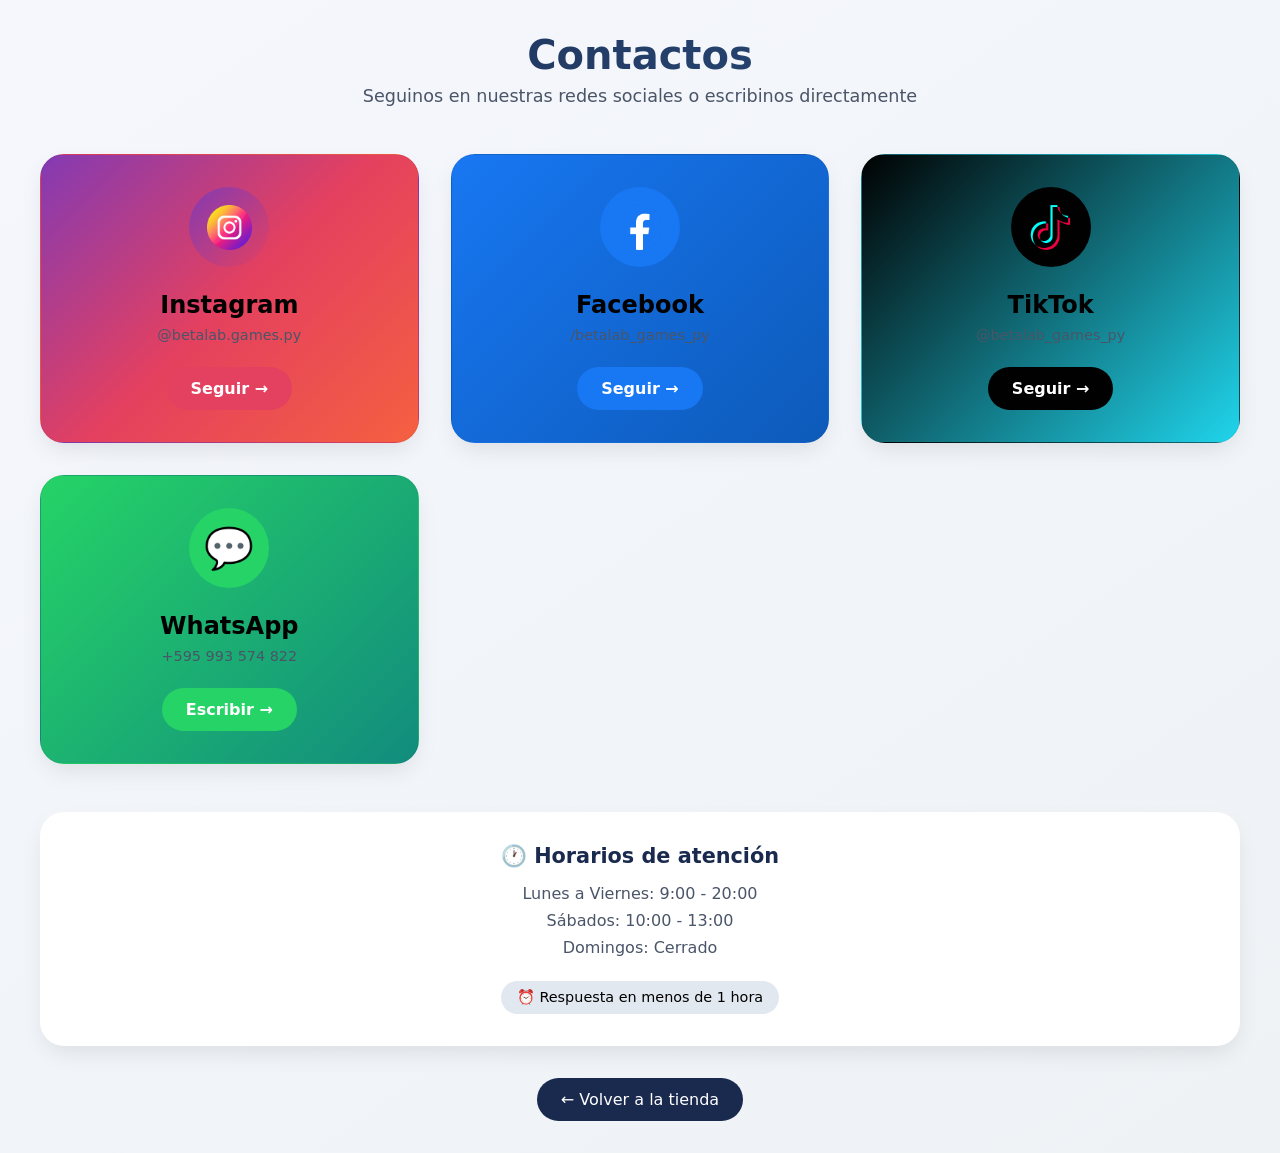
<file: contacto.html>
<!DOCTYPE html>
<html lang="es">
<head>
    <meta charset="UTF-8">
    <meta name="viewport" content="width=device-width, initial-scale=1.0, user-scalable=yes">
    <title>Contactos - Tienda</title>
    <style>
        * {
            margin: 0;
            padding: 0;
            box-sizing: border-box;
            font-family: system-ui, 'Segoe UI', 'Helvetica Neue', sans-serif;
        }

        body {
            background: linear-gradient(145deg, #f5f7fc 0%, #eef2f5 100%);
            min-height: 100vh;
            padding: 2rem 1.5rem;
        }

        /* Contenedor principal */
        .contactos-container {
            max-width: 1200px;
            margin: 0 auto;
        }

        /* Header */
        .contactos-header {
            text-align: center;
            margin-bottom: 3rem;
        }

        .contactos-header h1 {
            font-size: 2.5rem;
            background: linear-gradient(135deg, #1a2a4f, #2c5282);
            background-clip: text;
            -webkit-background-clip: text;
            color: transparent;
            margin-bottom: 0.5rem;
        }

        .contactos-header p {
            color: #4a5568;
            font-size: 1.1rem;
        }

        /* Grid de contactos */
        .contactos-grid {
            display: grid;
            grid-template-columns: repeat(auto-fit, minmax(280px, 1fr));
            gap: 2rem;
            margin-bottom: 3rem;
        }

        /* Tarjeta de contacto */
        .contacto-card {
            background: white;
            border-radius: 1.5rem;
            padding: 2rem;
            text-align: center;
            transition: all 0.3s ease;
            cursor: pointer;
            box-shadow: 0 10px 25px -5px rgba(0,0,0,0.1);
            border: 1px solid rgba(0,0,0,0.05);
        }

        .contacto-card:hover {
            transform: translateY(-8px);
            box-shadow: 0 20px 35px -10px rgba(0,0,0,0.2);
        }

        /* Iconos */
        .contacto-icono {
            width: 80px;
            height: 80px;
            margin: 0 auto 1.5rem;
            display: flex;
            align-items: center;
            justify-content: center;
            border-radius: 50%;
            font-size: 2.5rem;
        }

        .contacto-nombre {
            font-size: 1.5rem;
            font-weight: 700;
            margin-bottom: 0.5rem;
        }

        .contacto-usuario {
            color: #4a5568;
            margin-bottom: 1rem;
            font-size: 0.9rem;
        }

        .contacto-boton {
            display: inline-block;
            padding: 0.75rem 1.5rem;
            border-radius: 50px;
            text-decoration: none;
            font-weight: 600;
            transition: all 0.3s ease;
            margin-top: 0.5rem;
        }

        /* Colores específicos */
        .instagram {
            background: linear-gradient(135deg, #833AB4, #E4405F, #F56040);
        }
        .instagram .contacto-icono {
            background: linear-gradient(135deg, #833AB4, #E4405F);
            color: white;
        }
        .instagram .contacto-boton {
            background: #E4405F;
            color: white;
        }
        .instagram .contacto-boton:hover {
            background: #c1354a;
            transform: scale(1.05);
        }

        .facebook {
            background: linear-gradient(135deg, #1877F2, #0d5ab9);
        }
        .facebook .contacto-icono {
            background: #1877F2;
            color: white;
        }
        .facebook .contacto-boton {
            background: #1877F2;
            color: white;
        }
        .facebook .contacto-boton:hover {
            background: #0d5ab9;
            transform: scale(1.05);
        }

        .tiktok {
            background: linear-gradient(135deg, #010101, #20D5EC);
        }
        .tiktok .contacto-icono {
            background: #010101;
            color: #20D5EC;
        }
        .tiktok .contacto-boton {
            background: #010101;
            color: white;
        }
        .tiktok .contacto-boton:hover {
            background: #20D5EC;
            color: #010101;
            transform: scale(1.05);
        }

        .whatsapp {
            background: linear-gradient(135deg, #25D366, #128C7E);
        }
        .whatsapp .contacto-icono {
            background: #25D366;
            color: white;
        }
        .whatsapp .contacto-boton {
            background: #25D366;
            color: white;
        }
        .whatsapp .contacto-boton:hover {
            background: #128C7E;
            transform: scale(1.05);
        }

        /* Mapa o info extra */
        .info-extra {
            background: white;
            border-radius: 1.5rem;
            padding: 2rem;
            text-align: center;
            box-shadow: 0 10px 25px -5px rgba(0,0,0,0.1);
        }

        .info-extra h3 {
            color: #1a2a4f;
            margin-bottom: 1rem;
            font-size: 1.3rem;
        }

        .info-extra p {
            color: #4a5568;
            margin-bottom: 0.5rem;
        }

        .horario {
            display: inline-flex;
            align-items: center;
            gap: 0.5rem;
            background: #e2e8f0;
            padding: 0.5rem 1rem;
            border-radius: 50px;
            margin-top: 1rem;
            font-size: 0.9rem;
        }

        /* Botón volver */
        .btn-volver {
            display: inline-flex;
            align-items: center;
            gap: 0.5rem;
            background: #1a2a4f;
            color: white;
            text-decoration: none;
            padding: 0.75rem 1.5rem;
            border-radius: 50px;
            margin-top: 2rem;
            transition: all 0.3s ease;
            font-weight: 500;
        }

        .btn-volver:hover {
            background: #2c5282;
            transform: translateX(-5px);
        }

        /* Responsive */
        @media (max-width: 768px) {
            body {
                padding: 1rem;
            }
            
            .contactos-header h1 {
                font-size: 2rem;
            }
            
            .contactos-header p {
                font-size: 1rem;
            }
            
            .contacto-card {
                padding: 1.5rem;
            }
            
            .contacto-icono {
                width: 60px;
                height: 60px;
                font-size: 2rem;
            }
            
            .contacto-nombre {
                font-size: 1.3rem;
            }
        }

        @media (max-width: 480px) {
            .contactos-grid {
                gap: 1rem;
            }
            
            .contacto-card {
                padding: 1.2rem;
            }
            
            .contacto-icono {
                width: 50px;
                height: 50px;
                font-size: 1.5rem;
            }
        }
    </style>
</head>
<body>

    <div class="contactos-container">
        <!-- Header -->
        <div class="contactos-header">
            <h1>Contactos</h1>
            <p>Seguinos en nuestras redes sociales o escribinos directamente</p>
        </div>

        <!-- Grid de redes sociales -->
        <div class="contactos-grid">
            <!-- Instagram -->
            <div class="contacto-card instagram" onclick="window.open('https://instagram.com/tuusuario', '_blank')">
                <div class="contacto-icono"><img src="img/instagram.png" style="width: 45px;" alt=""></div>
                <div class="contacto-nombre">Instagram</div>
                <div class="contacto-usuario">@betalab.games.py</div>
                <a href="https://instagram.com/betalab.games.py" class="contacto-boton" target="_blank">Seguir →</a>
            </div>

            <!-- Facebook -->
            <div class="contacto-card facebook" onclick="window.open('https://facebook.com/tuusuario', '_blank')">
                <div class="contacto-icono"><img src="img/facebook.png" style="width: 45px;" alt=""></div>
                <div class="contacto-nombre">Facebook</div>
                <div class="contacto-usuario">/betalab_games_py</div>
                <a href="https://facebook.com/betalab_games_py" class="contacto-boton" target="_blank">Seguir →</a>
            </div>

            <!-- TikTok -->
            <div class="contacto-card tiktok" onclick="window.open('https://tiktok.com/@tuusuario', '_blank')">
                <div class="contacto-icono"><img src="img/tik-tok.png" style="width: 45px;" alt=""></div>
                <div class="contacto-nombre">TikTok</div>
                <div class="contacto-usuario">@betalab_games_py</div>
                <a href="https://tiktok.com/@betalab_games_py" class="contacto-boton" target="_blank">Seguir →</a>
            </div>

            <!-- WhatsApp -->
            <div class="contacto-card whatsapp" onclick="window.open('https://wa.me/595993574822', '_blank')">
                <div class="contacto-icono">💬</div>
                <div class="contacto-nombre">WhatsApp</div>
                <div class="contacto-usuario">+595 993 574 822</div>
                <a href="https://wa.me/595993574822" class="contacto-boton" target="_blank">Escribir →</a>
            </div>
        </div>

        <!-- Info extra -->
        <div class="info-extra">
            <h3>🕐 Horarios de atención</h3>
            <p>Lunes a Viernes: 9:00 - 20:00</p>
            <p>Sábados: 10:00 - 13:00</p>
            <p>Domingos: Cerrado</p>
            <div class="horario">
                ⏰ Respuesta en menos de 1 hora
            </div>
        </div>

        <!-- Botón volver -->
        <div style="text-align: center;">
            <a href="index.html" class="btn-volver">← Volver a la tienda</a>
        </div>
    </div>

    <script>
        // Cambiar los usuarios por los tuyos reales
        // Instagram: cambia "tuusuario" por tu usuario real
        // Facebook: cambia "tuusuario" por tu usuario real
        // TikTok: cambia "tuusuario" por tu usuario real
        // WhatsApp: cambia "595993574822" por tu número real
        
        // Si quieres actualizar los enlaces, edita las líneas de window.open y href
        console.log('📱 Página de contactos lista');
    </script>
</body>
</html>
</file>
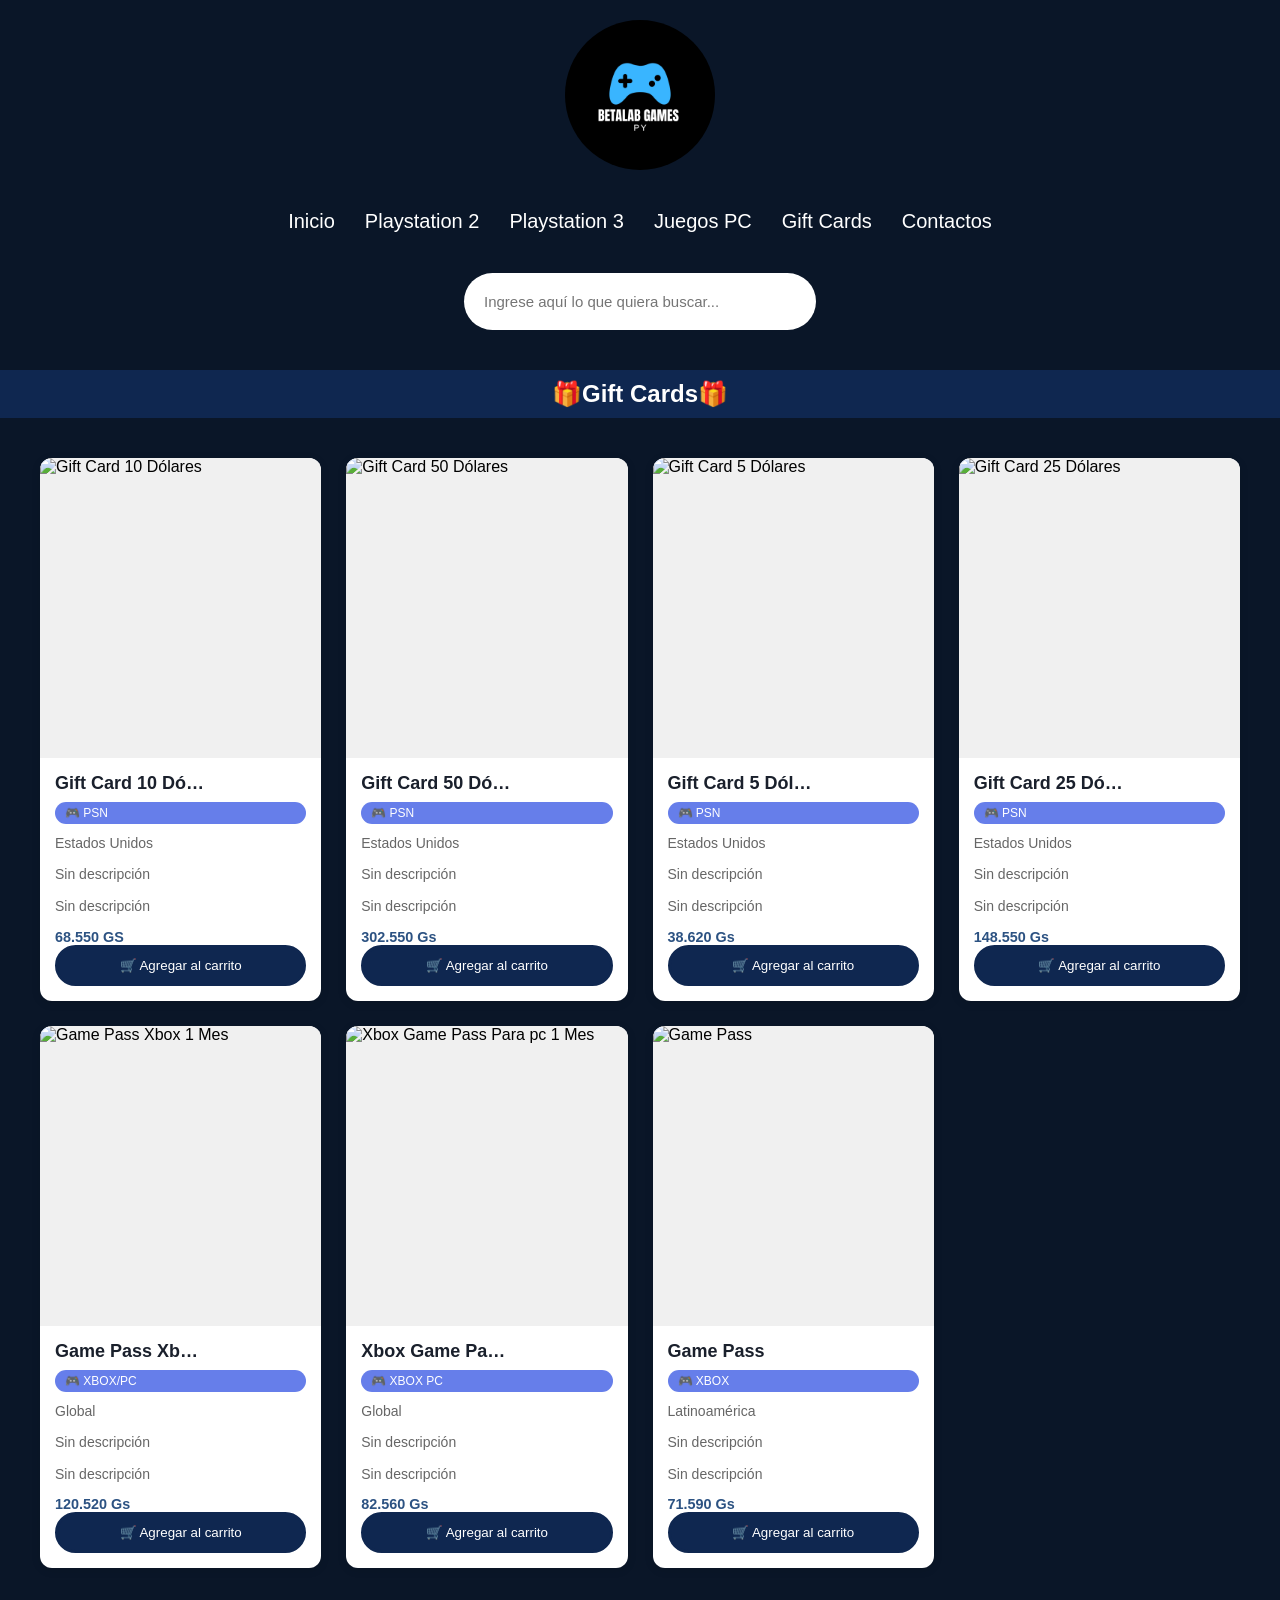
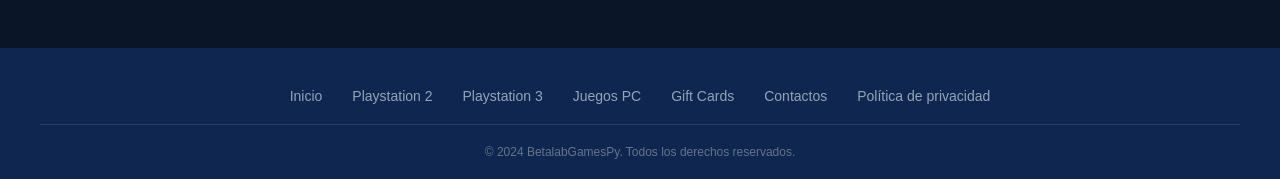
<file: gift.html>
<!DOCTYPE html>
<html lang="es">
<head>
    <meta charset="UTF-8">
    <meta name="viewport" content="width=device-width, initial-scale=1.0">
    <title>Gift Cards</title>
    <link rel="stylesheet" href="css/index.css">
</head>
<body>
    <header>
        <img class="logo" src="img/logobetagames.jpeg" alt="">
    </header>

    <nav>
    <div class="hamburguesa">
        <span></span>
        <span></span>
        <span></span>
    </div>
    <div class="nav-menu">
        <a onclick="inicio()">Inicio</a>
        <a onclick="ps2()">Playstation 2</a>
        <a onclick="ps3()">Playstation 3</a>
        <a onclick="pc()">Juegos PC</a>
        <a onclick="giftcard()">Gift Cards</a>
        <a onclick="contacto()">Contactos</a>
    </div>
</nav>
    <div class="caja-buscador">
         <input id="buscador"  type="text" placeholder="Ingrese aquí lo que quiera buscar...">
    </div>
   
    <main>

        <section class="seccion-videojuegos">
            
            <!--GIFT CARD-->
            <h1 class="titulo">🎁Gift Cards🎁</h1>
            <div class="productos-container">
                <div id="productosGridgiftPAG" class="productos-grid"></div>
            </div>
            
        </section>



    </main>
    <!--FOOTER-->
    <footer>
    <div class="footer-contenido">
        <div class="footer-links">
            <a onclick="inicio()">Inicio</a>
        <a onclick="ps2()">Playstation 2</a>
        <a onclick="ps3()">Playstation 3</a>
        <a onclick="pc()">Juegos PC</a>
        <a onclick="giftcard()">Gift Cards</a>
        <a onclick="contacto()">Contactos</a>
        <a onclick="politica()">Política de privacidad</a>
        </div>
        <div class="footer-copy">
            © 2024 BetalabGamesPy. Todos los derechos reservados.
        </div>
    </div>
</footer>





    <!--Script-->
    <script src="js/giftpag.js"></script>
    <script src="js/direccion.js"></script>
    <script src="js/btnhambur.js"></script>
    <script src="js/buscador.js"></script>
</body>
</html>
</file>
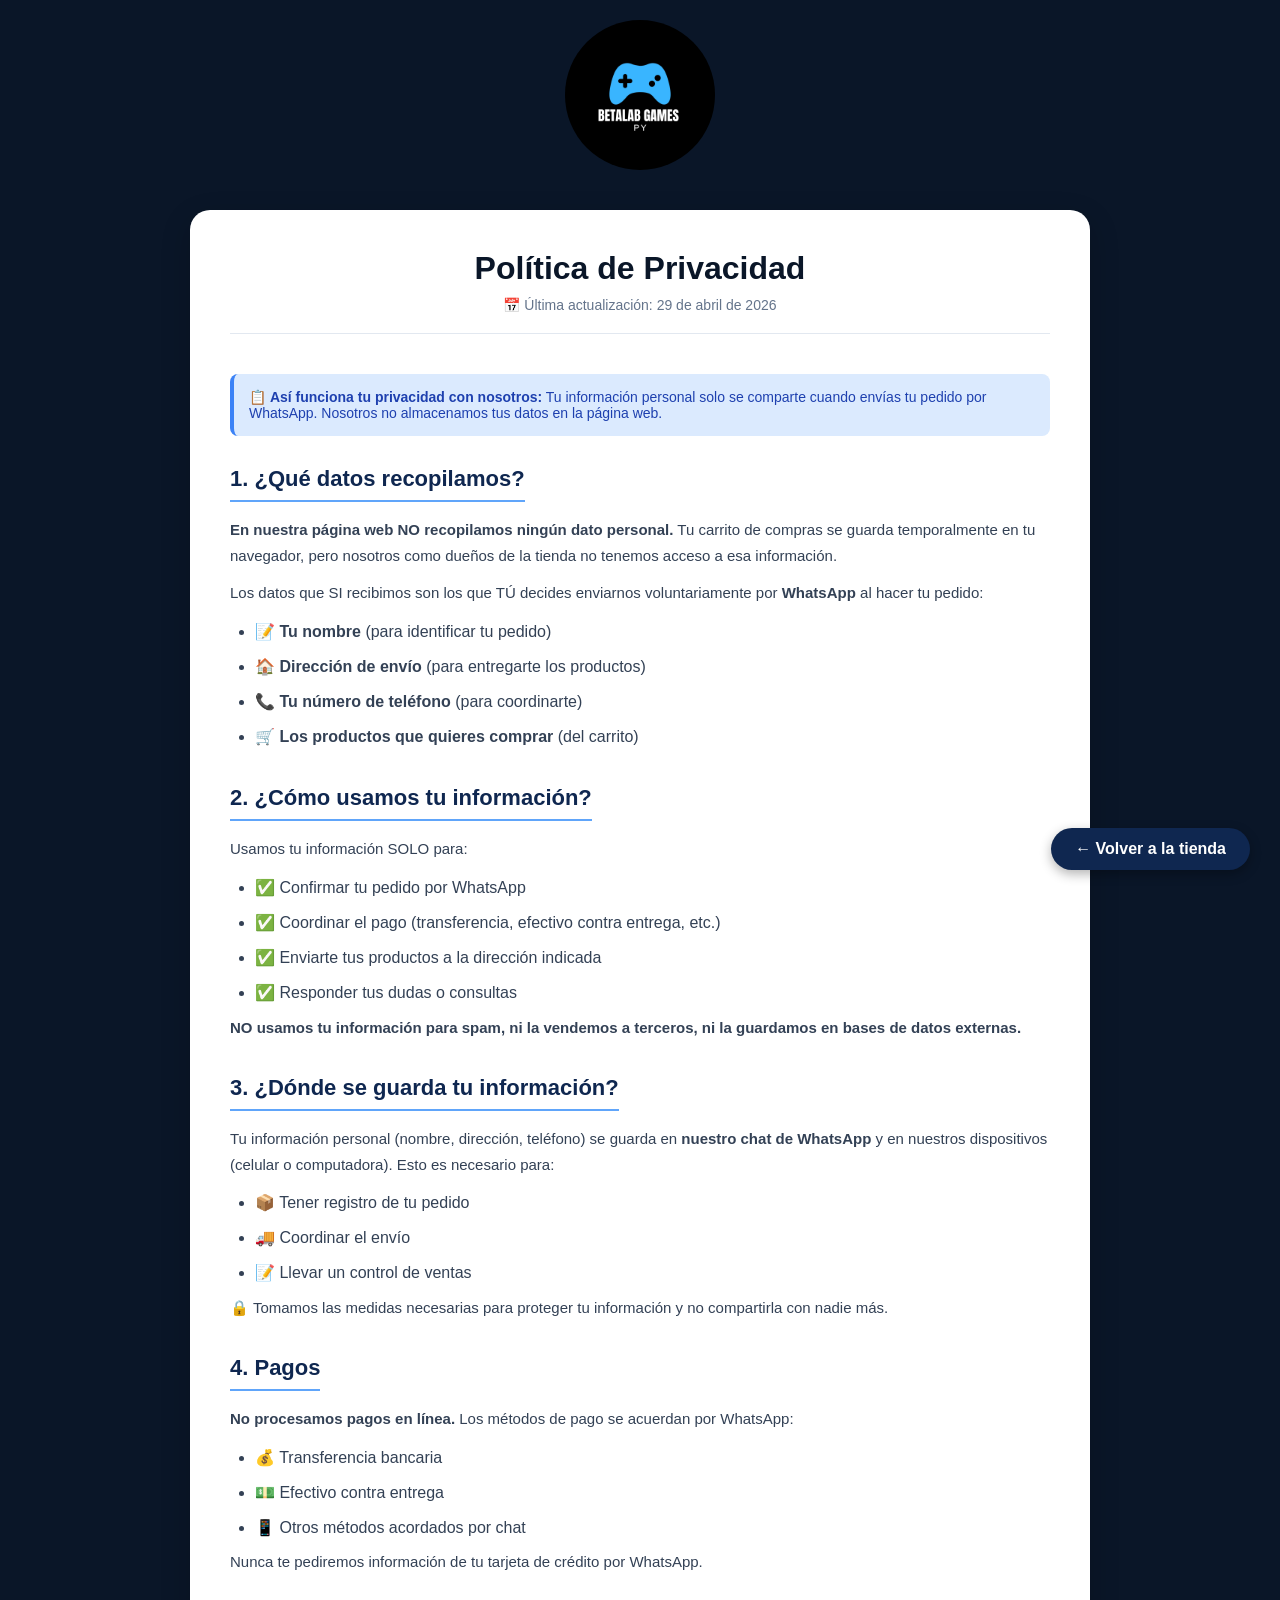
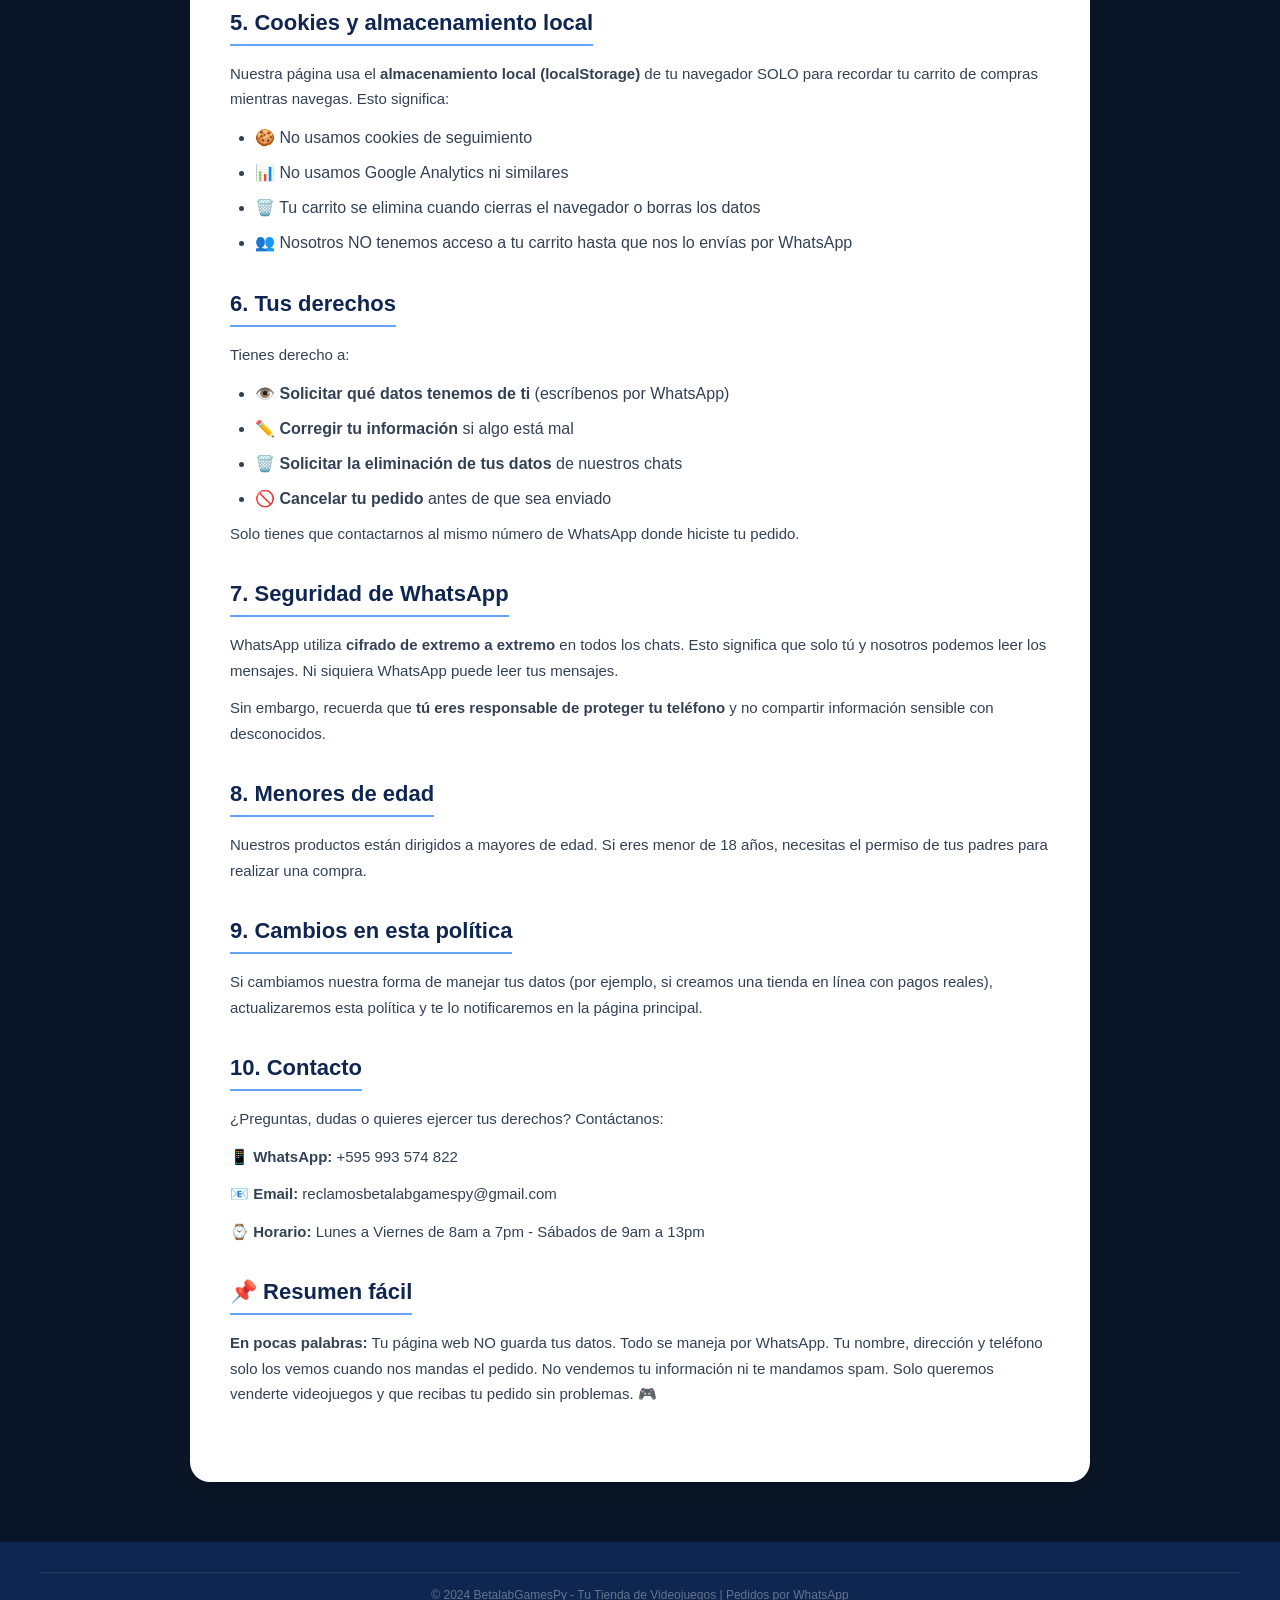
<file: politicadeprivacidad.html>
<!DOCTYPE html>
<html lang="es">
<head>
    <meta charset="UTF-8">
    <meta name="viewport" content="width=device-width, initial-scale=1.0, user-scalable=yes">
    <title>Política de Privacidad</title>
    <style>
        * {
            margin: 0;
            padding: 0;
            box-sizing: border-box;
        }

        body {
            width: 100%;
            min-height: 100vh;
            background-color: #0A1628;
            font-family: 'Segoe UI', Tahoma, Geneva, Verdana, sans-serif;
        }

        header {
            padding: 20px;
            display: flex;
            justify-content: center;
            align-items: center;
        }

        .logo {
            width: 150px;
            border-radius: 100px;
        }

        .btn-volver {
            position: fixed;
            bottom: 30px;
            right: 30px;
            background-color: #0f2750;
            color: white;
            border: none;
            padding: 12px 24px;
            border-radius: 50px;
            cursor: pointer;
            font-size: 16px;
            font-weight: bold;
            display: flex;
            align-items: center;
            gap: 8px;
            transition: all 0.3s;
            box-shadow: 0 4px 12px rgba(0,0,0,0.3);
            z-index: 1000;
            text-decoration: none;
        }

        .btn-volver:hover {
            background-color: #60A5FA;
            transform: scale(1.05);
        }

        .politica-container {
            max-width: 900px;
            margin: 20px auto 60px;
            padding: 40px;
            background-color: white;
            border-radius: 20px;
            box-shadow: 0 10px 30px rgba(0,0,0,0.2);
        }

        .politica-container h1 {
            color: #0A1628;
            font-size: 32px;
            margin-bottom: 10px;
            text-align: center;
        }

        .fecha {
            color: #64748B;
            text-align: center;
            margin-bottom: 40px;
            font-size: 14px;
            padding-bottom: 20px;
            border-bottom: 1px solid #e2e8f0;
        }

        .aviso {
            background-color: #dbeafe;
            border-left: 4px solid #3b82f6;
            padding: 15px;
            margin-bottom: 30px;
            border-radius: 8px;
        }

        .aviso p {
            color: #1e40af;
            font-size: 14px;
        }

        .politica-section {
            margin-bottom: 35px;
        }

        .politica-section h2 {
            color: #0f2750;
            font-size: 22px;
            margin-bottom: 15px;
            padding-bottom: 8px;
            border-bottom: 2px solid #60A5FA;
            display: inline-block;
        }

        .politica-section p {
            color: #334155;
            line-height: 1.7;
            margin-bottom: 12px;
            font-size: 15px;
        }

        .politica-section ul {
            margin-left: 25px;
            color: #334155;
            line-height: 1.7;
        }

        .politica-section ul li {
            margin-bottom: 8px;
        }

        .badge-whatsapp {
            display: inline-block;
            background-color: #25D366;
            color: white;
            padding: 4px 12px;
            border-radius: 20px;
            font-size: 12px;
            margin-left: 10px;
            vertical-align: middle;
        }

        footer {
            background-color: #0f2750;
            color: #94A3B8;
            padding: 30px 20px 20px;
            text-align: center;
        }

        .footer-contenido {
            max-width: 1200px;
            margin: 0 auto;
        }

        .footer-copy {
            font-size: 12px;
            color: #64748B;
            padding-top: 15px;
            border-top: 1px solid rgba(255,255,255,0.1);
        }

        @media (max-width: 768px) {
            header {
                padding: 15px;
            }

            .logo {
                width: 100px;
            }

            .politica-container {
                margin: 15px;
                padding: 25px;
            }

            .politica-container h1 {
                font-size: 24px;
            }

            .politica-section h2 {
                font-size: 18px;
            }

            .politica-section p {
                font-size: 14px;
            }

            .btn-volver {
                bottom: 20px;
                right: 20px;
                padding: 10px 18px;
                font-size: 14px;
            }
        }

        @media (max-width: 480px) {
            .politica-container {
                margin: 10px;
                padding: 20px;
            }

            .politica-container h1 {
                font-size: 20px;
            }

            .politica-section h2 {
                font-size: 16px;
            }

            .btn-volver {
                bottom: 15px;
                right: 15px;
                padding: 8px 15px;
                font-size: 12px;
            }
        }
    </style>
</head>
<body>

    <header>
        <img src="img/logobetagames.jpeg" alt="Logo" class="logo">
    </header>

    <div class="politica-container">
        <h1>Política de Privacidad</h1>
        <p class="fecha">📅 Última actualización: 29 de abril de 2026</p>

        <div class="aviso">
            <p>📋 <strong>Así funciona tu privacidad con nosotros:</strong> Tu información personal solo se comparte cuando envías tu pedido por WhatsApp. Nosotros no almacenamos tus datos en la página web.</p>
        </div>

        <div class="politica-section">
            <h2>1. ¿Qué datos recopilamos?</h2>
            <p><strong>En nuestra página web NO recopilamos ningún dato personal.</strong> Tu carrito de compras se guarda temporalmente en tu navegador, pero nosotros como dueños de la tienda no tenemos acceso a esa información.</p>
            <p>Los datos que SI recibimos son los que TÚ decides enviarnos voluntariamente por <strong>WhatsApp</strong> al hacer tu pedido:</p>
            <ul>
                <li>📝 <strong>Tu nombre</strong> (para identificar tu pedido)</li>
                <li>🏠 <strong>Dirección de envío</strong> (para entregarte los productos)</li>
                <li>📞 <strong>Tu número de teléfono</strong> (para coordinarte)</li>
                <li>🛒 <strong>Los productos que quieres comprar</strong> (del carrito)</li>
            </ul>
        </div>

        <div class="politica-section">
            <h2>2. ¿Cómo usamos tu información?</h2>
            <p>Usamos tu información SOLO para:</p>
            <ul>
                <li>✅ Confirmar tu pedido por WhatsApp</li>
                <li>✅ Coordinar el pago (transferencia, efectivo contra entrega, etc.)</li>
                <li>✅ Enviarte tus productos a la dirección indicada</li>
                <li>✅ Responder tus dudas o consultas</li>
            </ul>
            <p><strong>NO usamos tu información para spam, ni la vendemos a terceros, ni la guardamos en bases de datos externas.</strong></p>
        </div>

        <div class="politica-section">
            <h2>3. ¿Dónde se guarda tu información?</h2>
            <p>Tu información personal (nombre, dirección, teléfono) se guarda en <strong>nuestro chat de WhatsApp</strong> y en nuestros dispositivos (celular o computadora). Esto es necesario para:</p>
            <ul>
                <li>📦 Tener registro de tu pedido</li>
                <li>🚚 Coordinar el envío</li>
                <li>📝 Llevar un control de ventas</li>
            </ul>
            <p>🔒 Tomamos las medidas necesarias para proteger tu información y no compartirla con nadie más.</p>
        </div>

        <div class="politica-section">
            <h2>4. Pagos</h2>
            <p><strong>No procesamos pagos en línea.</strong> Los métodos de pago se acuerdan por WhatsApp:</p>
            <ul>
                <li>💰 Transferencia bancaria</li>
                <li>💵 Efectivo contra entrega</li>
                <li>📱 Otros métodos acordados por chat</li>
            </ul>
            <p>Nunca te pediremos información de tu tarjeta de crédito por WhatsApp.</p>
        </div>

        <div class="politica-section">
            <h2>5. Cookies y almacenamiento local</h2>
            <p>Nuestra página usa el <strong>almacenamiento local (localStorage)</strong> de tu navegador SOLO para recordar tu carrito de compras mientras navegas. Esto significa:</p>
            <ul>
                <li>🍪 No usamos cookies de seguimiento</li>
                <li>📊 No usamos Google Analytics ni similares</li>
                <li>🗑️ Tu carrito se elimina cuando cierras el navegador o borras los datos</li>
                <li>👥 Nosotros NO tenemos acceso a tu carrito hasta que nos lo envías por WhatsApp</li>
            </ul>
        </div>

        <div class="politica-section">
            <h2>6. Tus derechos</h2>
            <p>Tienes derecho a:</p>
            <ul>
                <li>👁️ <strong>Solicitar qué datos tenemos de ti</strong> (escríbenos por WhatsApp)</li>
                <li>✏️ <strong>Corregir tu información</strong> si algo está mal</li>
                <li>🗑️ <strong>Solicitar la eliminación de tus datos</strong> de nuestros chats</li>
                <li>🚫 <strong>Cancelar tu pedido</strong> antes de que sea enviado</li>
            </ul>
            <p>Solo tienes que contactarnos al mismo número de WhatsApp donde hiciste tu pedido.</p>
        </div>

        <div class="politica-section">
            <h2>7. Seguridad de WhatsApp</h2>
            <p>WhatsApp utiliza <strong>cifrado de extremo a extremo</strong> en todos los chats. Esto significa que solo tú y nosotros podemos leer los mensajes. Ni siquiera WhatsApp puede leer tus mensajes.</p>
            <p>Sin embargo, recuerda que <strong>tú eres responsable de proteger tu teléfono</strong> y no compartir información sensible con desconocidos.</p>
        </div>

        <div class="politica-section">
            <h2>8. Menores de edad</h2>
            <p>Nuestros productos están dirigidos a mayores de edad. Si eres menor de 18 años, necesitas el permiso de tus padres para realizar una compra.</p>
        </div>

        <div class="politica-section">
            <h2>9. Cambios en esta política</h2>
            <p>Si cambiamos nuestra forma de manejar tus datos (por ejemplo, si creamos una tienda en línea con pagos reales), actualizaremos esta política y te lo notificaremos en la página principal.</p>
        </div>

        <div class="politica-section">
            <h2>10. Contacto</h2>
            <p>¿Preguntas, dudas o quieres ejercer tus derechos? Contáctanos:</p>
            <p>📱 <strong>WhatsApp:</strong> +595 993 574 822</p>
            <p>📧 <strong>Email:</strong> reclamosbetalabgamespy@gmail.com</p>
            <p>⌚ <strong>Horario:</strong> Lunes a Viernes de 8am a 7pm - Sábados de 9am a 13pm</p>
        </div>

        <div class="politica-section">
            <h2>📌 Resumen fácil</h2>
            <p><strong>En pocas palabras:</strong> Tu página web NO guarda tus datos. Todo se maneja por WhatsApp. Tu nombre, dirección y teléfono solo los vemos cuando nos mandas el pedido. No vendemos tu información ni te mandamos spam. Solo queremos venderte videojuegos y que recibas tu pedido sin problemas. 🎮</p>
        </div>
    </div>

    <footer>
        <div class="footer-contenido">
            <div class="footer-copy">
                © 2024 BetalabGamesPy - Tu Tienda de Videojuegos | Pedidos por WhatsApp
            </div>
        </div>
    </footer>

    <a href="index.html" class="btn-volver">
        ← Volver a la tienda
    </a>

</body>
</html>
</file>
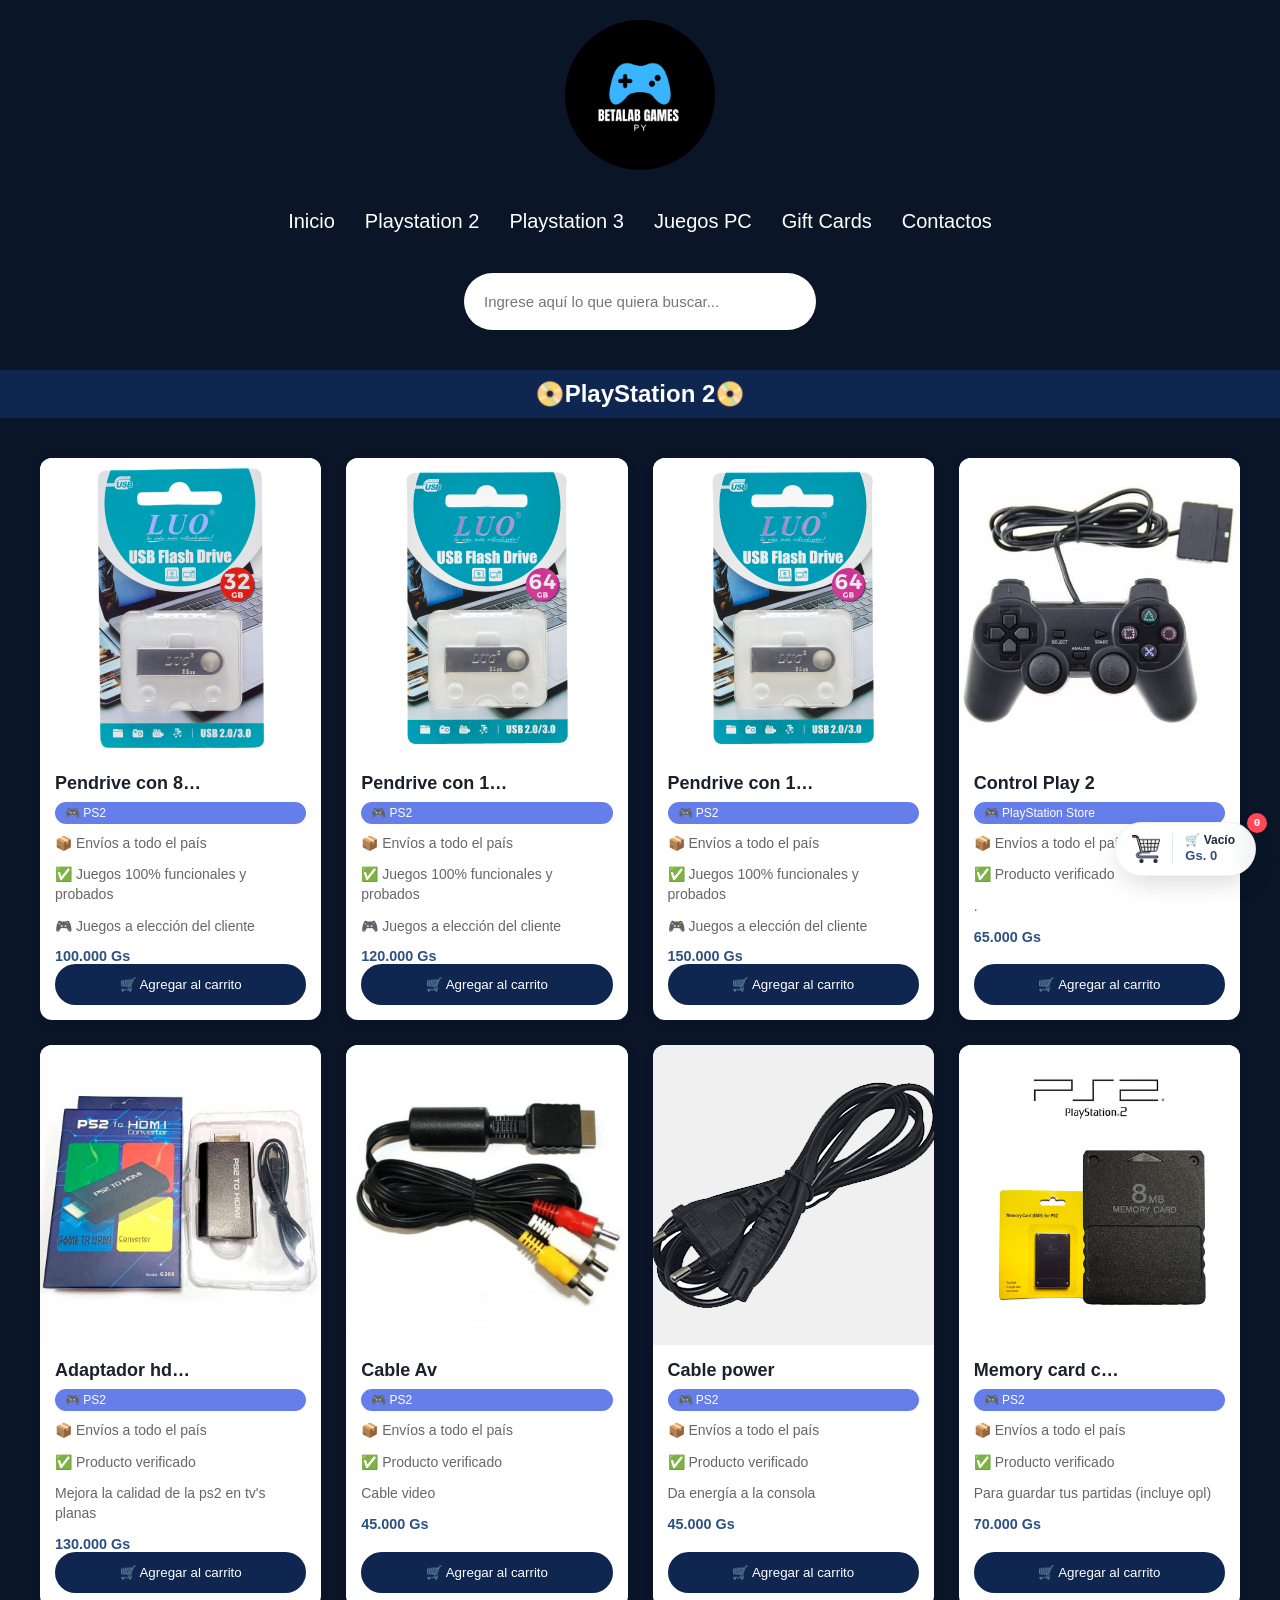
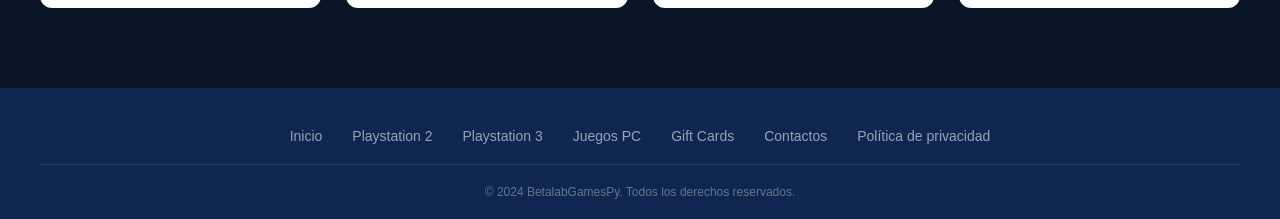
<file: PS2.html>
<!DOCTYPE html>
<html lang="es">
<head>
    <meta charset="UTF-8">
    <meta name="viewport" content="width=device-width, initial-scale=1.0">
    <title>Play 2</title>
    <link rel="stylesheet" href="css/index.css">
</head>
<body>
    <header>
        <img class="logo" src="img/logobetagames.jpeg" alt="">
    </header>

    <nav>
    <div class="hamburguesa">
        <span></span>
        <span></span>
        <span></span>
    </div>
    <div class="nav-menu">
        <a onclick="inicio()">Inicio</a>
        <a onclick="ps2()">Playstation 2</a>
        <a onclick="ps3()">Playstation 3</a>
        <a onclick="pc()">Juegos PC</a>
        <a onclick="giftcard()">Gift Cards</a>
        <a onclick="contacto()">Contactos</a>
    </div>
</nav>
    <div class="caja-buscador">
         <input id="buscador"  type="text" placeholder="Ingrese aquí lo que quiera buscar...">
    </div>
   
    <main>

        <section class="seccion-videojuegos">
            
            <!--PS2-->
            <h1 class="titulo">📀PlayStation 2📀</h1>
            <div class="productos-container">
                <div id="productosGridPS2PAG" class="productos-grid"></div>
            </div>
            
        </section>



    </main>
    <!--FOOTER-->
    <footer>
    <div class="footer-contenido">
        <div class="footer-links">
            <a onclick="inicio()">Inicio</a>
            <a onclick="ps2()">Playstation 2</a>
        <a onclick="ps3()">Playstation 3</a>
        <a onclick="pc()">Juegos PC</a>
        <a onclick="giftcard()">Gift Cards</a>
        <a onclick="contacto()">Contactos</a>
        <a onclick="politica()">Política de privacidad</a>
        </div>
        <div class="footer-copy">
            © 2024 BetalabGamesPy. Todos los derechos reservados.
        </div>
    </div>
</footer>





    <!--Script-->
    <script src="js/ps2pag.js"></script>
    <script src="js/direccion.js"></script>
    <script src="js/btnhambur.js"></script>
    <script src="js/buscador.js"></script>
    <script src="js/carrito.js"></script>
</body>
</html>
</file>
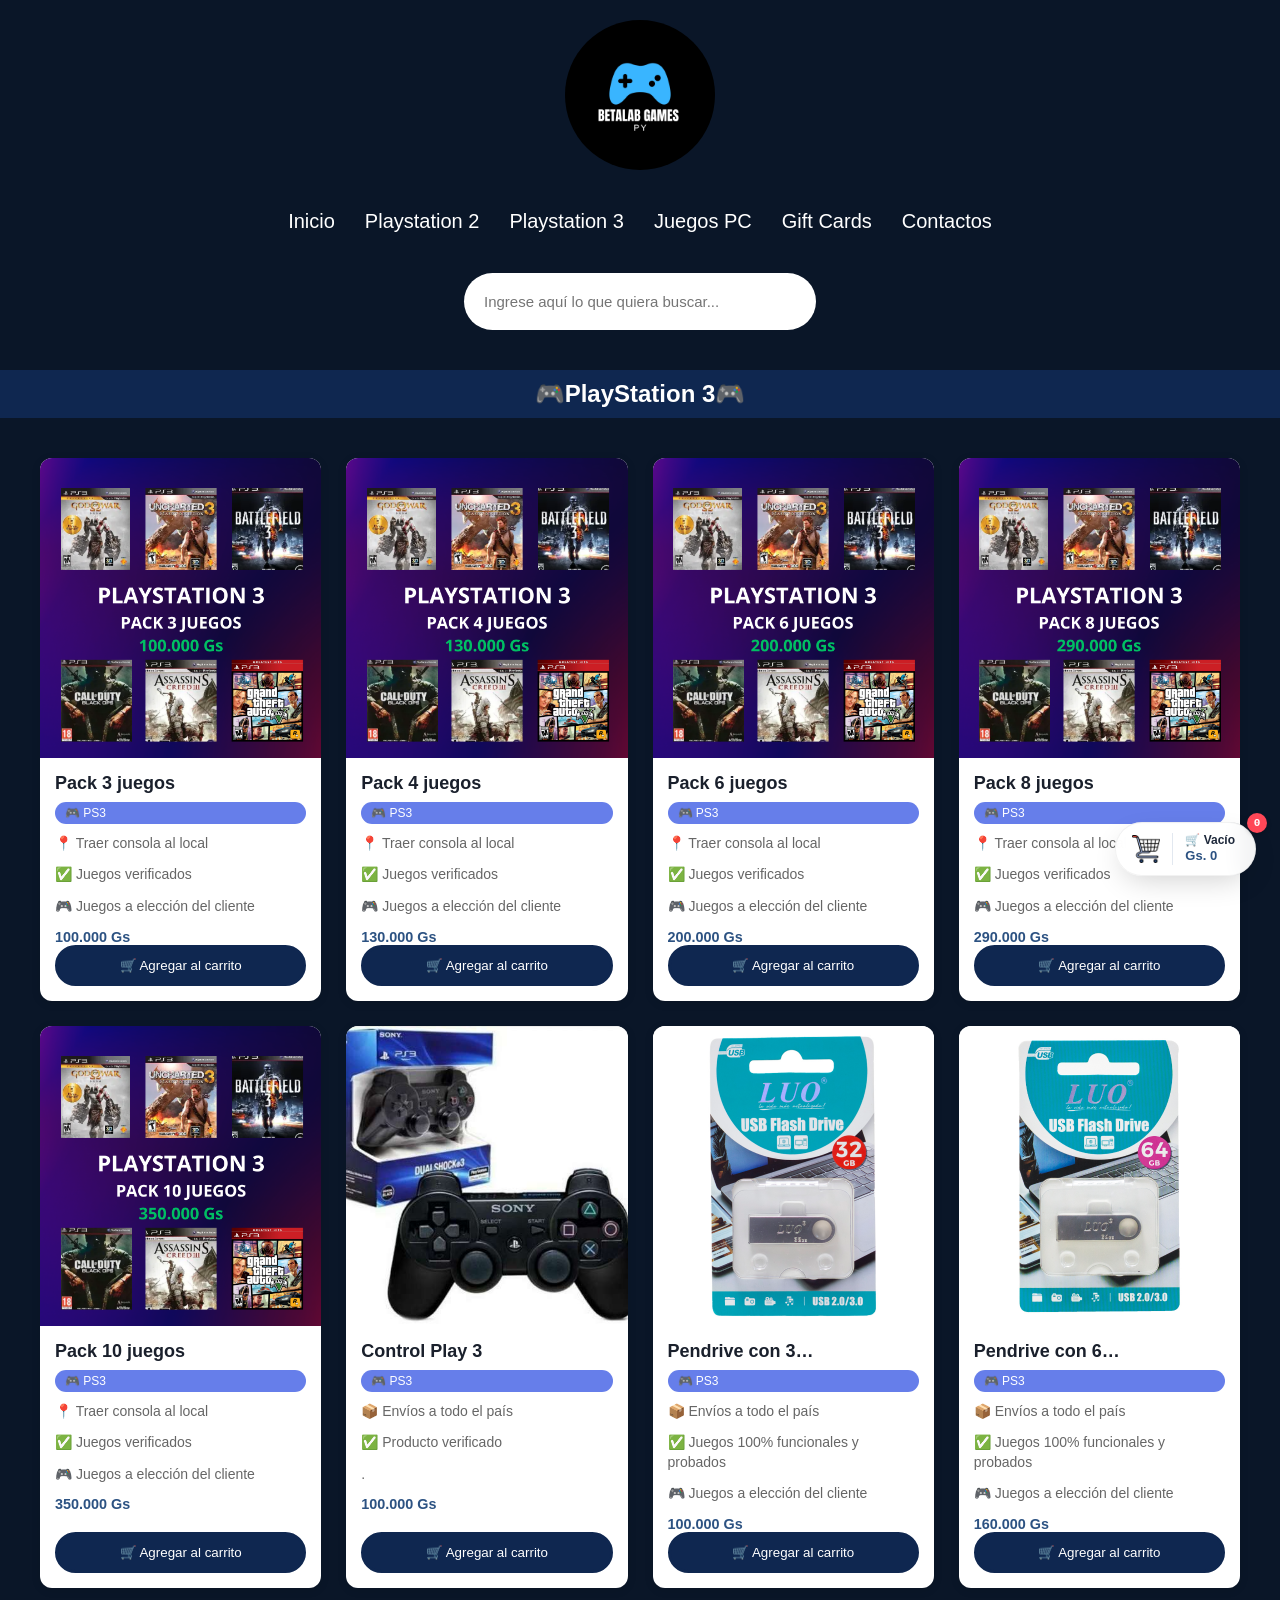
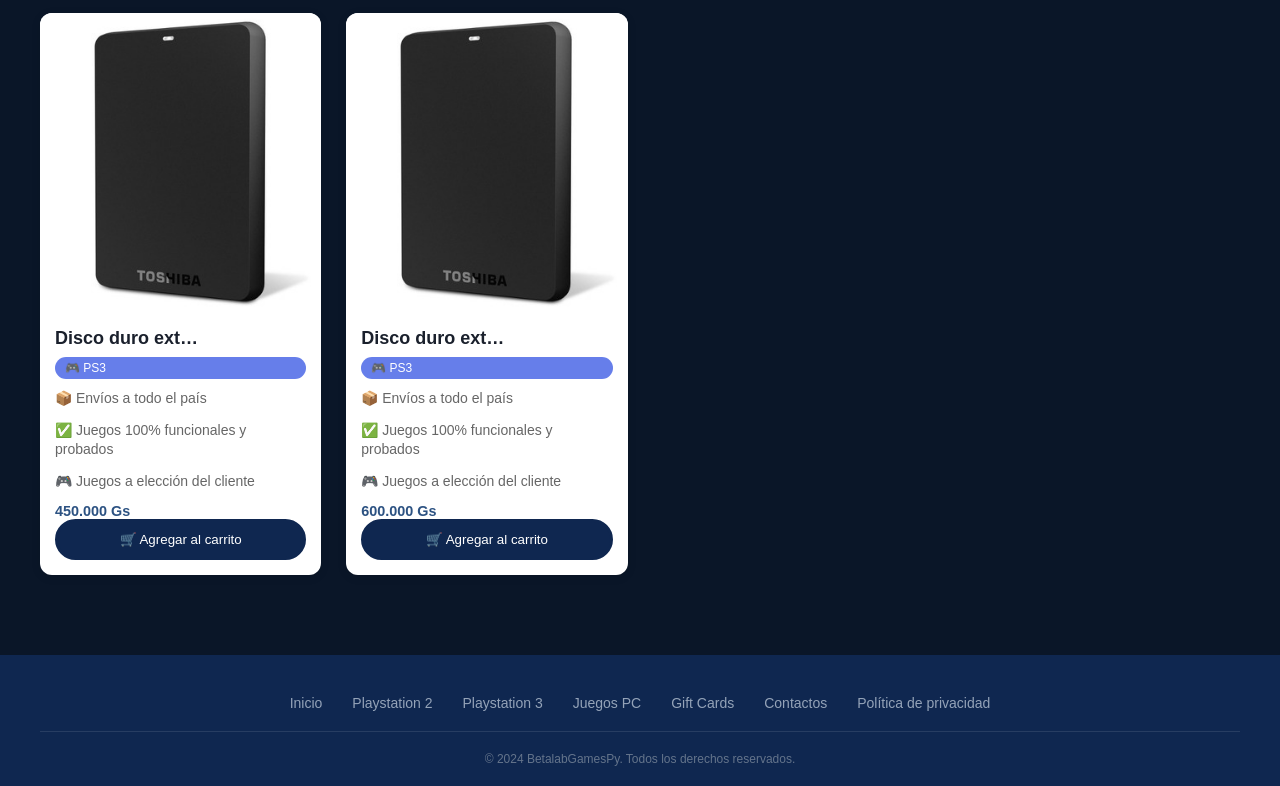
<file: PS3.html>
<!DOCTYPE html>
<html lang="es">
<head>
    <meta charset="UTF-8">
    <meta name="viewport" content="width=device-width, initial-scale=1.0">
    <title>Play 3</title>
    <link rel="stylesheet" href="css/index.css">
</head>
<body>
    <header>
        <img class="logo" src="img/logobetagames.jpeg" alt="">
    </header>

    <nav>
    <div class="hamburguesa">
        <span></span>
        <span></span>
        <span></span>
    </div>
    <div class="nav-menu">
        <a onclick="inicio()">Inicio</a>
        <a onclick="ps2()">Playstation 2</a>
        <a onclick="ps3()">Playstation 3</a>
        <a onclick="pc()">Juegos PC</a>
        <a onclick="giftcard()">Gift Cards</a>
        <a onclick="contacto()">Contactos</a>
    </div>
</nav>
    <div class="caja-buscador">
         <input id="buscador"  type="text" placeholder="Ingrese aquí lo que quiera buscar...">
    </div>
   
    <main>

        <section class="seccion-videojuegos">
            
            <!--PS3-->
            <h1 class="titulo">🎮PlayStation 3🎮</h1>
            <div class="productos-container">
                <div id="productosGridPS3PAG" class="productos-grid"></div>
            </div>
            
        </section>



    </main>
    <!--FOOTER-->
    <footer>
    <div class="footer-contenido">
        <div class="footer-links">
            <a onclick="inicio()">Inicio</a>
            <a onclick="ps2()">Playstation 2</a>
        <a onclick="ps3()">Playstation 3</a>
        <a onclick="pc()">Juegos PC</a>
        <a onclick="giftcard()">Gift Cards</a>
        <a onclick="contacto()">Contactos</a>
        <a onclick="politica()">Política de privacidad</a>
        </div>
        <div class="footer-copy">
            © 2024 BetalabGamesPy. Todos los derechos reservados.
        </div>
    </div>
</footer>





    <!--Script-->
    <script src="js/ps3pag.js"></script>
    <script src="js/direccion.js"></script>
    <script src="js/btnhambur.js"></script>
    <script src="js/buscador.js"></script>
    <script src="js/carrito.js"></script>
</body>
</html>
</file>
<file: css/index.css>
body{
    width: 100%;
    height: 100%;
    left: 0;
    top: 0;
    margin: 0;
    background-color: #0A1628;
    object-fit: cover;
    cursor: default;
}
.logo{
    width: 150px;
    border-radius:100px;
}
header{
    padding: 20px;
    display: flex;
    justify-content: center;
    align-items: center;
}


.caja-buscador{
    display: flex;
    justify-content: center;
    align-items: center;
    padding: 20px;
    gap: 10px;
}

#buscador{
    font-size: 15px;
    width: 312px;
    padding: 20px;
    border-radius: 50px;
    border: none;
}

#buscador:hover{
    background-color: #60A5FA;
    transition: 0.80s;
    transform: scale(1.1);
    color: white;
}

#buscador:focus{
    outline: none;
}

nav{
    display: flex;
    justify-content: center;
    align-items: center;
    gap: 30px;
    padding: 20px;
}

nav a{
    color: white;
    font-size: 20px;
    font-family: Verdana, Geneva, Tahoma, sans-serif;
    text-decoration: none;
}

nav a:hover{
    color: rgb(6, 136, 223);
    transform: scale(1.1);
    transition: 0.80s;
    border: none;
    background-color: rgb(255, 255, 255);
    padding: 12px;
    border-radius: 50px;
}

.presentacion {
    display: flex;
    justify-content: justify;
    align-items: center;
    color:#94A3B8;
}
.presentacion > * {
    margin: 8px 0;  /* junta todo con solo 5px entre cada elemento */
}

.titprese{
    padding: 20px;
    text-align: justify;  
    text-align-last: center;
}


/*Seccion*/
.titulo{
    color: white;
    text-align: center;
    background-color: 	#0f2750;
    padding: 10px;
}

/* ========== CONTENEDOR PRINCIPAL ========== */
.productos-container {
    max-width: 1200px;
    margin: 0 auto;
    padding: 20px;
}

/* ========== TÍTULO ========== */
.productos-titulo {
    text-align: center;
    color: #333;
    margin-bottom: 30px;
    font-size: 2rem;
}

/* ========== CONTADOR ========== */
.productos-contador {
    text-align: right;
    color: #666;
    margin-bottom: 20px;
    font-size: 14px;
}

/* ========== GRID DE PRODUCTOS ========== */
/* 🔥 CAMBIO AQUÍ: 4 productos por fila en PC */
.productos-grid {
    display: grid;
    grid-template-columns: repeat(4, 1fr);
    gap: 25px;
}

/* ========== TARJETA DE PRODUCTO ========== */
/* 🔥 CAMBIO AQUÍ: Tarjeta con flex para que los botones sean uniformes */
.producto-card {
    background: white;
    border-radius: 12px;
    overflow: hidden;
    box-shadow: 0 2px 10px rgba(0,0,0,0.1);
    transition: transform 0.3s, box-shadow 0.3s;
    cursor: pointer;
    display: flex;
    flex-direction: column;
    height: 100%;
}

.producto-card:hover {
    transform: translateY(-5px);
    box-shadow: 0 5px 20px rgba(0,0,0,0.15);
}

/* ========== IMAGEN ========== */
.producto-imagen {
    width: 100%;
    height: 300px;
    object-fit: cover;
    background: #f0f0f0;
}

/* ========== INFORMACIÓN ========== */
/* 🔥 CAMBIO AQUÍ: Info con flex para empujar el botón hacia abajo */
.producto-info {
    padding: 15px;
    flex: 1;
    display: flex;
    flex-direction: column;
}

.producto-nombre {
    font-size: 18px;
    font-weight: bold;
    color: #333;
    margin-bottom: 8px;
}

.producto-consola {
    display: inline-block;
    background: #667eea;
    color: white;
    padding: 4px 10px;
    border-radius: 20px;
    font-size: 12px;
    margin-bottom: 10px;
}

.producto-descripcion {
    color: #666;
    font-size: 14px;
    margin-bottom: 12px;
    line-height: 1.4;
}

.producto-precio {
    font-size: 20px;
    font-weight: bold;
    color: #27ae60;
}

/* 🔥 CAMBIO AQUÍ: Botón con margen automático arriba para mantener uniformidad */
.aggcarrito{
    margin-top: auto;
    margin-bottom: 0;
    border: #0f2750 solid;
    padding: 10px 5px;
    border-radius: 50px;
    background-color: #0f2750;
    color: white;
    cursor: pointer;
    width: 100%;
    text-align: center;
}

.aggcarrito:hover{
    transform: scale(1.02);
    transition: 0.5s;
    color: white;
    background-color: #27ae60;
    border:  #27ae60 solid;
}

.cajabtnver{
    display: flex;
    align-items: center;
    justify-content: center;
    padding: 20px;
}
.btnvermas{
    font-size: 20px;
    margin-top: 10px;
    border: #0f2750 solid;
    padding: 5px;
    border-radius: 50px;
    background-color: #0f2750;
    color: white;
}

.btnvermas:hover{
    transform: scale(1.1);
    transition: 0.5s;
    color: white;
    background-color: #27ae60;
    border:  #27ae60 solid;
}

/* ========== MENSAJE SIN RESULTADOS ========== */
.sin-resultados {
    text-align: center;
    padding: 50px;
    color: #999;
    font-size: 18px;
}

/* 🔥 CAMBIO AQUÍ: Hamburguesa alineada a la derecha */
.hamburguesa {
    display: none;
    margin-left: auto;
    position: relative;
    right: 0;
}

/* Menú normal en desktop */
.nav-menu {
    display: flex;
    gap: 30px;
}

/* ========== MEDIA QUERY PARA TABLETS Y CELULARES ========== */
@media (max-width: 768px) {
    /* Mostrar hamburguesa solo en pantallas pequeñas */
    .hamburguesa {
        display: flex;
        flex-direction: column;
        cursor: pointer;
        gap: 5px;
        padding: 10px;
        order: 2;
    }
    
    .hamburguesa span {
        width: 30px;
        height: 3px;
        background-color: white;
        border-radius: 5px;
        transition: 0.3s;
    }
    
    /* Ocultar menú normal y mostrar como menú desplegable */
    .nav-menu {
        display: none;
        flex-direction: column;
        position: absolute;
        top: 100%;
        left: 0;
        width: 100%;
        background-color: #0A1628;
        padding: 20px;
        gap: 15px;
        z-index: 1000;
        box-shadow: 0 10px 20px rgba(0,0,0,0.3);
        order: 3;
    }
    
    .nav-menu.active {
        display: flex;
    }
    
    nav {
        position: relative;
        justify-content: space-between;
        padding: 15px 20px;
        display: flex;
        flex-wrap: wrap;
    }
    
    nav a {
        text-align: center;
        padding: 10px;
        font-size: 16px;
    }
    
    /* Grid: 2 productos por fila en tablets y celulares */
    .productos-grid {
        grid-template-columns: repeat(2, 1fr);
        gap: 15px;
    }
    
    /* Tarjetas más compactas */
    .producto-card {
        border-radius: 10px;
    }
    
    /* Imagen con aspect ratio para que no se estire */
    .producto-imagen {
        width: 100%;
        height: auto;
        aspect-ratio: 1 / 1;
        object-fit: cover;
    }
    
    /* Padding reducido en info */
    .producto-info {
        padding: 10px;
    }
    
    /* Nombre más pequeño */
    .producto-nombre {
        font-size: 13px;
        margin-bottom: 4px;
    }
    
    /* Consola más compacta */
    .producto-consola {
        font-size: 9px;
        padding: 3px 8px;
        margin-bottom: 6px;
    }
    
    /* Descripción más pequeña */
    .producto-descripcion {
        font-size: 10px;
        margin-bottom: 8px;
        line-height: 1.3;
    }
    
    /* Precio ajustado */
    .producto-precio {
        font-size: 14px;
    }
    
    /* Botón más pequeño */
    .aggcarrito {
        font-size: 10px;
        padding: 8px 5px;
        margin-top: auto;
    }
    
    /* Header y buscador más compactos */
    header {
        padding: 10px;
    }
    
    .logo {
        width: 100px;
    }
    
    .caja-buscador {
        padding: 10px;
    }
    
    #buscador {
        width: 250px;
        padding: 12px;
        font-size: 14px;
    }
    
    .presentacion h1 {
        font-size: 20px;
    }
    
    .presentacion p {
        font-size: 12px;
        text-align: center;
        padding: 0 15px;
    }
    
    .titulo {
        font-size: 18px;
        padding: 8px;
    }
    
    .btnvermas {
        font-size: 14px;
        padding: 8px 16px;
    }

    .titprese {
        padding: 20px;
        text-align: justify;  
        text-align-last: center;
    }
}

/* Para celulares más pequeños (menos de 500px) */
@media (max-width: 500px) {
    .productos-grid {
        grid-template-columns: repeat(2, 1fr);
        gap: 12px;
    }
    
    /* Imagen con aspect ratio cuadrado para que no se estire */
    .producto-imagen {
        width: 100%;
        height: auto;
        aspect-ratio: 1 / 1;
        object-fit: cover;
    }
    
    .producto-info {
        padding: 8px;
    }
    
    .producto-nombre {
        font-size: 12px;
        margin-bottom: 3px;
    }
    
    .producto-consola {
        font-size: 8px;
        padding: 2px 6px;
        margin-bottom: 4px;
    }
    
    .producto-descripcion {
        font-size: 9px;
        margin-bottom: 6px;
        display: -webkit-box;
        -webkit-line-clamp: 2;
        -webkit-box-orient: vertical;
        overflow: hidden;
    }
    
    .producto-precio {
        font-size: 13px;
    }
    
    .aggcarrito {
        font-size: 9px;
        padding: 6px 5px;
        margin-top: auto;
    }
    
    #buscador {
        width: 200px;
        padding: 10px;
        font-size: 12px;
    }
    
    .logo {
        width: 80px;
    }

    .titprese {
        padding: 20px;
        text-align: justify;  
        text-align-last: center;
    }
}

/* Para tablets en modo horizontal */
@media (min-width: 769px) and (max-width: 1024px) {
    .productos-grid {
        grid-template-columns: repeat(3, 1fr);
        gap: 20px;
    }
    
    .producto-imagen {
        width: 100%;
        height: auto;
        aspect-ratio: 1 / 1;
        object-fit: cover;
    }
}






/* ========== QUITAR COLOR AZUL AL TOCAR EN CELULAR ========== */
* {
    -webkit-tap-highlight-color: transparent;
    -webkit-touch-callout: none;
}

/* Para botones y elementos clickeables */
button,
a,
.aggcarrito,
.btnvermas,
.hamburguesa,
.producto-card {
    -webkit-tap-highlight-color: transparent;
    -webkit-touch-callout: none;
}

/* Quitar outline azul en foco para móviles */
button:focus,
a:focus,
.aggcarrito:focus,
.btnvermas:focus,
.hamburguesa:focus {
    outline: none;
}

/* Para Safari en iOS */
input, button, a, div {
    -webkit-tap-highlight-color: rgba(0,0,0,0);
}




/* Animación del botón hamburguesa */
.hamburguesa span {
    transition: all 0.3s ease-in-out;
}

.hamburguesa.active span:nth-child(1) {
    transform: translateY(8px) rotate(45deg);
}

.hamburguesa.active span:nth-child(2) {
    opacity: 0;
    transform: scaleX(0);
}

.hamburguesa.active span:nth-child(3) {
    transform: translateY(-8px) rotate(-45deg);
}





/* ========== FOOTER ========== */
footer {
    background-color: #0f2750;
    color: #94A3B8;
    padding: 40px 20px 20px;
    margin-top: 60px;
    text-align: center;
}

.footer-contenido {
    max-width: 1200px;
    margin: 0 auto;
    display: flex;
    flex-direction: column;
    gap: 20px;
}

.footer-links {
    display: flex;
    justify-content: center;
    gap: 30px;
    flex-wrap: wrap;
}

.footer-links a {
    color: #94A3B8;
    text-decoration: none;
    font-size: 14px;
    transition: color 0.3s;
}

.footer-links a:hover {
    color: #60A5FA;
}

.footer-copy {
    font-size: 12px;
    color: #64748B;
    padding-top: 20px;
    border-top: 1px solid rgba(255,255,255,0.1);
}

@media (max-width: 768px) {
    footer {
        padding: 30px 15px 15px;
    }
    
    .footer-links {
        gap: 20px;
    }
    
    .footer-links a {
        font-size: 12px;
    }
}









/* ========== BOTÓN FLOTANTE DEL CARRITO ========== */
.carrito-flotante {
    position: fixed;
    bottom: 20px;
    right: 20px;
    background: white;
    border-radius: 60px;
    box-shadow: 0 10px 30px rgba(0, 0, 0, 0.2);
    display: flex;
    align-items: center;
    gap: 10px;
    padding: 8px 16px 8px 12px;
    z-index: 1000;
    border: 1px solid rgba(0, 0, 0, 0.08);
    backdrop-filter: blur(8px);
    background: rgba(255, 255, 255, 0.95);
    transition: all 0.2s ease;
}

/* Icono del carrito */
.carrito-icono {
    position: relative;
    font-size: 1.8rem;
    display: flex;
    align-items: center;
}

.carrito-contador {
    position: absolute;
    top: -8px;
    right: -12px;
    background: #e53e3e;
    color: white;
    font-size: 0.7rem;
    font-weight: bold;
    border-radius: 50%;
    width: 20px;
    height: 20px;
    display: flex;
    align-items: center;
    justify-content: center;
    font-family: monospace;
}

/* Resumen del producto seleccionado */
.carrito-resumen {
    display: flex;
    flex-direction: column;
    align-items: flex-start;
    font-size: 0.8rem;
    line-height: 1.3;
    border-left: 1px solid #e2e8f0;
    padding-left: 10px;
}

.producto-nombre {
    font-weight: 700;
    color: #1a202c;
    max-width: 150px;
    white-space: nowrap;
    overflow: hidden;
    text-overflow: ellipsis;
}

.producto-precio {
    font-weight: 600;
    color: #2c5282;
    font-size: 0.9rem;
}

/* Botón WhatsApp */
.btn-whatsapp {
    background: #25D366;
    border: none;
    color: white;
    padding: 8px 16px;
    border-radius: 40px;
    font-weight: 600;
    font-size: 0.8rem;
    cursor: pointer;
    transition: all 0.2s ease;
    display: flex;
    align-items: center;
    gap: 6px;
    white-space: nowrap;
}

.btn-whatsapp:hover {
    background: #128C7E;
    transform: scale(1.02);
}

/* Estado vacío */
.carrito-vacio .producto-nombre {
    color: #a0aec0;
    font-style: italic;
}

/* Responsive para móviles */
@media (max-width: 640px) {
    .carrito-flotante {
        padding: 6px 12px;
        bottom: 12px;
        right: 12px;
        left: auto;
        gap: 6px;
    }
    
    .carrito-resumen {
        display: none; /* Oculta el resumen en móviles para ahorrar espacio */
    }
    
    .btn-whatsapp {
        padding: 6px 12px;
        font-size: 0.7rem;
    }
    
    .carrito-icono {
        font-size: 1.5rem;
    }
}

*{
    font-family: Verdana, Geneva, Tahoma, sans-serif;
}
</file>
